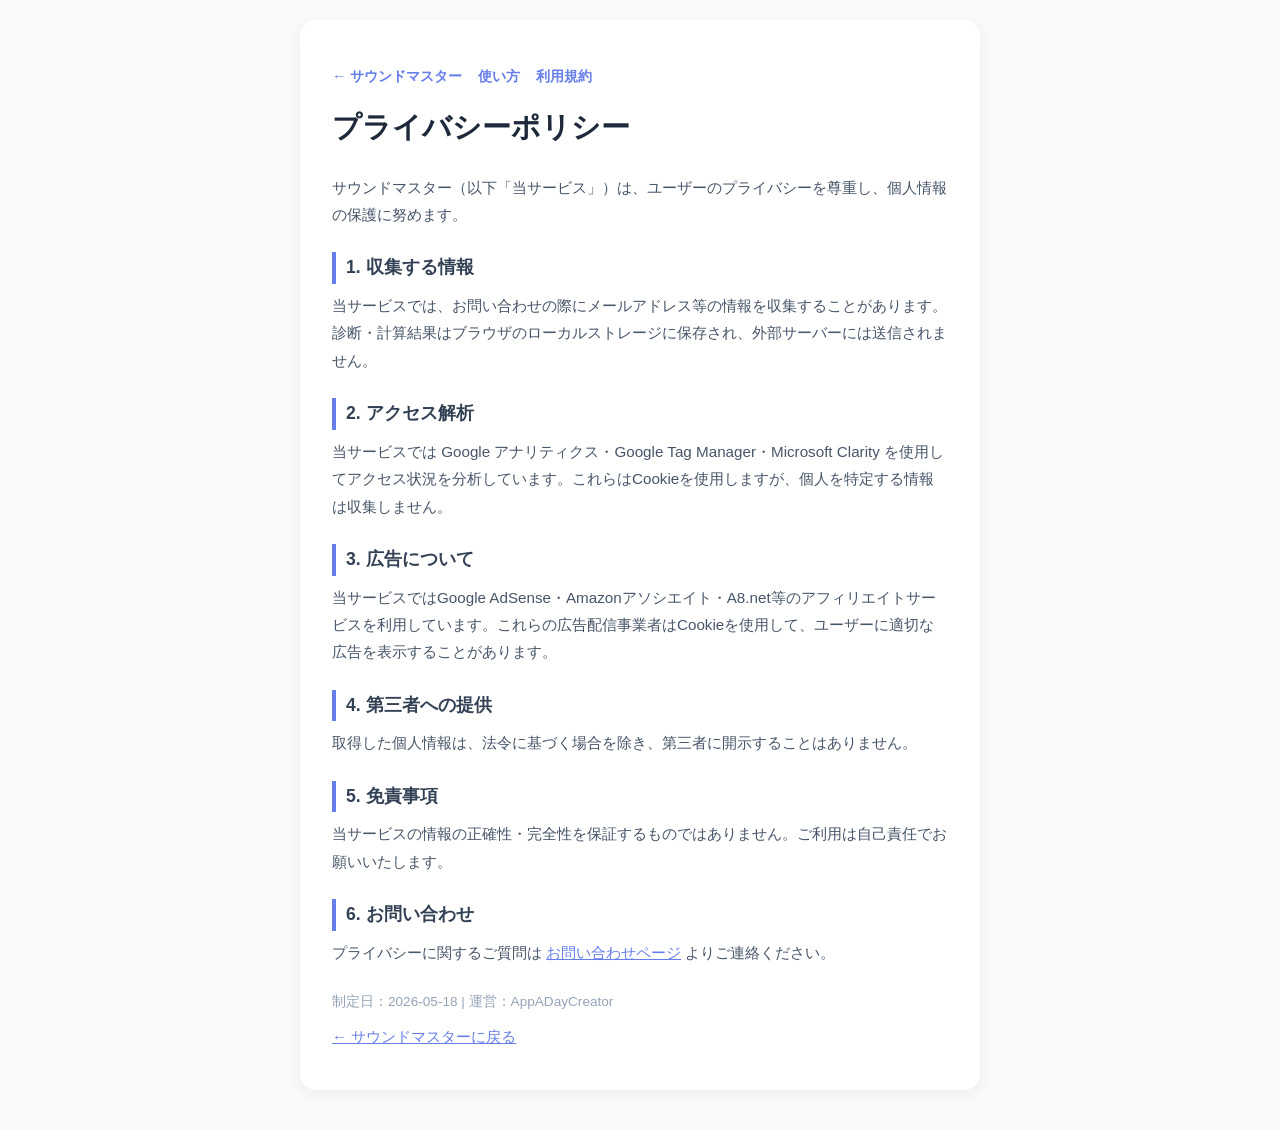
<file: privacy-policy.html>
<!DOCTYPE html>
<html lang="ja">
<head>
    <meta charset="UTF-8">
    <meta name="viewport" content="width=device-width, initial-scale=1.0">
    <title>プライバシーポリシー | サウンドマスター</title>
    <link rel="canonical" href="https://appadaycreator.github.io/sound-master-training/privacy-policy.html">
    <style>
        *{margin:0;padding:0;box-sizing:border-box;}
        body{font-family:-apple-system,BlinkMacSystemFont,'Noto Sans JP',sans-serif;background:#f8fafc;color:#333;line-height:1.8;}
        .container{max-width:720px;margin:0 auto;padding:20px;}
        .card{background:#fff;border-radius:16px;padding:32px;margin-bottom:20px;box-shadow:0 4px 16px rgba(0,0,0,.06);}
        h1{font-size:1.8rem;margin-bottom:20px;color:#1e293b;}
        h2{font-size:1.1rem;margin:24px 0 8px;color:#334155;border-left:4px solid #667eea;padding-left:10px;}
        p,li{font-size:0.95rem;color:#475569;margin-bottom:8px;}
        ul{margin-left:1.2em;}
        a{color:#667eea;}
        .nav{display:flex;gap:16px;flex-wrap:wrap;padding:12px 0;}
        .nav a{color:#667eea;text-decoration:none;font-size:0.9rem;font-weight:600;}
        @media(max-width:600px){.card{padding:20px;}h1{font-size:1.4rem;}}
    </style>
</head>
<body>
<div class="container">
    <div class="card">
        <div class="nav">
            <a href="index.html">← サウンドマスター</a>
            <a href="usage.html">使い方</a>
            <a href="terms.html">利用規約</a>
        </div>
        <h1>プライバシーポリシー</h1>
        <p>サウンドマスター（以下「当サービス」）は、ユーザーのプライバシーを尊重し、個人情報の保護に努めます。</p>

        <h2>1. 収集する情報</h2>
        <p>当サービスでは、お問い合わせの際にメールアドレス等の情報を収集することがあります。診断・計算結果はブラウザのローカルストレージに保存され、外部サーバーには送信されません。</p>

        <h2>2. アクセス解析</h2>
        <p>当サービスでは Google アナリティクス・Google Tag Manager・Microsoft Clarity を使用してアクセス状況を分析しています。これらはCookieを使用しますが、個人を特定する情報は収集しません。</p>

        <h2>3. 広告について</h2>
        <p>当サービスではGoogle AdSense・Amazonアソシエイト・A8.net等のアフィリエイトサービスを利用しています。これらの広告配信事業者はCookieを使用して、ユーザーに適切な広告を表示することがあります。</p>

        <h2>4. 第三者への提供</h2>
        <p>取得した個人情報は、法令に基づく場合を除き、第三者に開示することはありません。</p>

        <h2>5. 免責事項</h2>
        <p>当サービスの情報の正確性・完全性を保証するものではありません。ご利用は自己責任でお願いいたします。</p>

        <h2>6. お問い合わせ</h2>
        <p>プライバシーに関するご質問は <a href="contact.html">お問い合わせページ</a> よりご連絡ください。</p>

        <p style="margin-top:24px;font-size:0.85rem;color:#94a3b8;">制定日：2026-05-18 | 運営：AppADayCreator</p>
        <p style="margin-top:8px;"><a href="index.html">← サウンドマスターに戻る</a></p>
    </div>
</div>
</body>
</html>
</file>
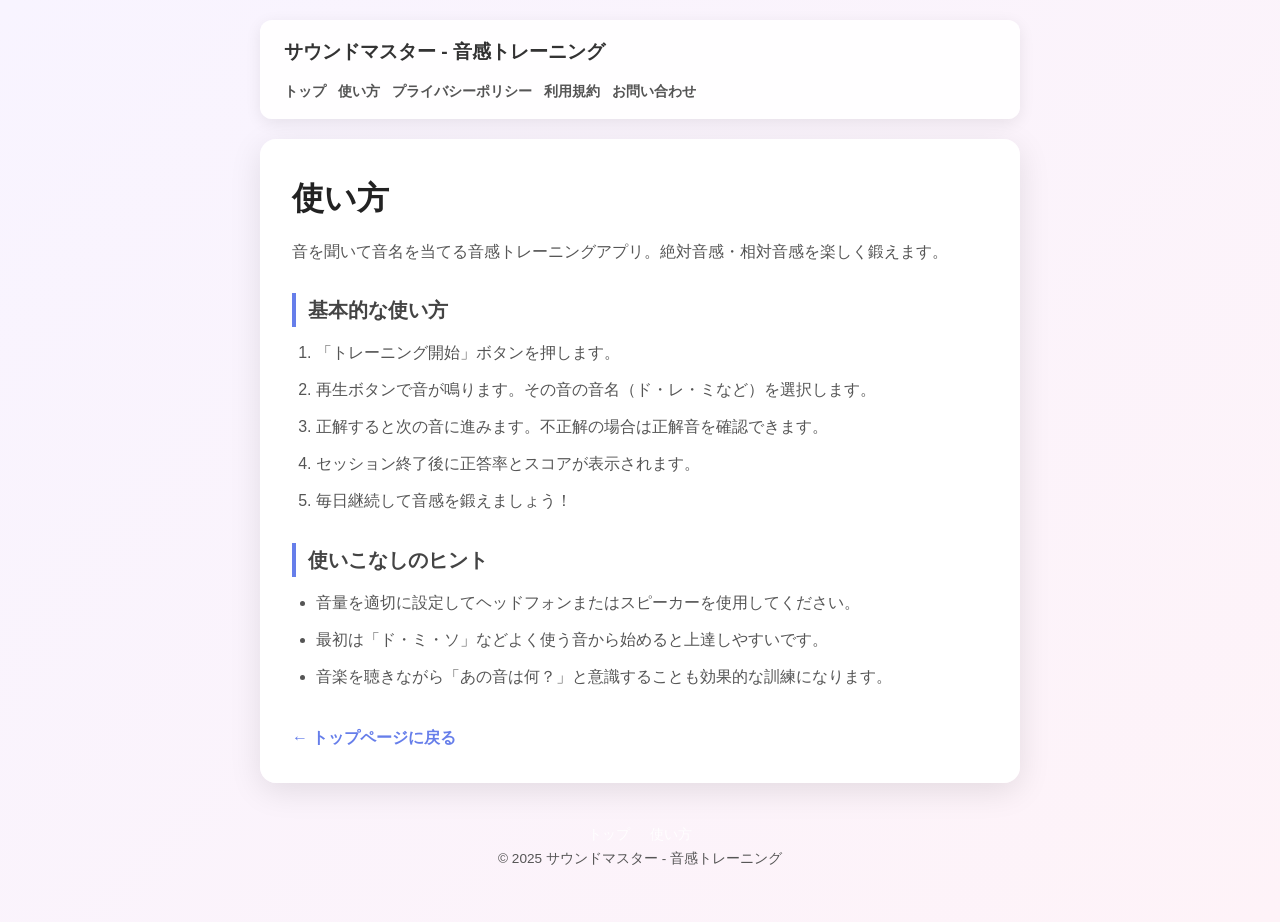
<file: usage.html>
<!DOCTYPE html>
<html lang="ja">
<head>
    <meta charset="UTF-8">
    <meta name="viewport" content="width=device-width, initial-scale=1.0">
    <title>使い方 | サウンドマスター - 音感トレーニング</title>
    <link rel="canonical" href="https://appadaycreator.github.io/sound-master-training/usage.html">
    <meta name="description" content="サウンドマスター - 音感トレーニングの詳しい使い方を解説します。音を聞いて音名を当てる音感トレーニングアプリ。絶対音感・相対音感を楽しく鍛えます。">
    <!-- Google Tag Manager -->
    <script>(function(w,d,s,l,i){w[l]=w[l]||[];w[l].push({'gtm.start':
    new Date().getTime(),event:'gtm.js'});var f=d.getElementsByTagName(s)[0],
    j=d.createElement(s),dl=l!='dataLayer'?'&l='+l:'';j.async=true;j.src=
    'https://www.googletagmanager.com/gtm.js?id='+i+dl;f.parentNode.insertBefore(j,f);
    })(window,document,'script','dataLayer','GTM-TXQGZRF9');</script>
    <!-- End Google Tag Manager -->
    <style>
        * { margin: 0; padding: 0; box-sizing: border-box; }
        body {
            font-family: -apple-system, BlinkMacSystemFont, 'Segoe UI', 'Noto Sans JP', sans-serif;
            background:linear-gradient(135deg,#f8f4ff 0%,#fef3f8 100%);
            min-height: 100vh;
            color: #333;
            line-height: 1.7;
        }
        .container { max-width: 800px; margin: 0 auto; padding: 20px; }
        .card {
            background: rgba(255,255,255,0.97);
            border-radius: 16px;
            padding: 32px;
            margin-bottom: 20px;
            box-shadow: 0 8px 32px rgba(0,0,0,0.1);
        }
        .site-header {
            display: flex;
            align-items: center;
            justify-content: space-between;
            flex-wrap: wrap;
            gap: 10px;
            padding: 16px 24px;
            background: rgba(255,255,255,0.95);
            border-radius: 12px;
            margin-bottom: 20px;
            box-shadow: 0 4px 16px rgba(0,0,0,0.08);
        }
        .logo a { text-decoration: none; color: #333; font-weight: 700; font-size: 1.2rem; }
        .nav-links { display: flex; gap: 12px; flex-wrap: wrap; }
        .nav-links a { text-decoration: none; color: #555; font-size: 0.9rem; font-weight: 600; }
        .nav-links a:hover { color: #333; }
        h1 { font-size: 2rem; margin-bottom: 12px; color: #222; }
        h2 { font-size: 1.25rem; margin: 28px 0 12px; color: #444; border-left: 4px solid #667eea; padding-left: 12px; }
        p { color: #555; margin-bottom: 12px; }
        ol, ul { margin-left: 1.5em; color: #555; }
        li { margin-bottom: 10px; }
        .back-link { display: inline-block; margin-top: 24px; color: #667eea; text-decoration: none; font-weight: 600; }
        .back-link:hover { text-decoration: underline; }
        footer { text-align: center; padding: 20px; color: rgba(255,255,255,0.85); font-size: 0.85rem; }
        footer a { color: rgba(255,255,255,0.9); text-decoration: none; margin: 0 8px; }
    </style>
</head>
<body>
    <!-- Google Tag Manager (noscript) -->
    <noscript><iframe src="https://www.googletagmanager.com/ns.html?id=GTM-TXQGZRF9"
    height="0" width="0" style="display:none;visibility:hidden"></iframe></noscript>
    <!-- End Google Tag Manager (noscript) -->
    <div class="container">
        <header class="site-header">
            <div class="logo"><a href="index.html">サウンドマスター - 音感トレーニング</a></div>
            <nav class="nav-links">
            <a href="index.html">トップ</a>
            <a href="usage.html">使い方</a>
            <a href="privacy.html">プライバシーポリシー</a>
            <a href="terms.html">利用規約</a>
            <a href="contact.html">お問い合わせ</a>
            </nav>
        </header>
        <div class="card">
            <h1>使い方</h1>
            <p>音を聞いて音名を当てる音感トレーニングアプリ。絶対音感・相対音感を楽しく鍛えます。</p>

            <h2>基本的な使い方</h2>
            <ol>
                <li>「トレーニング開始」ボタンを押します。</li>
                <li>再生ボタンで音が鳴ります。その音の音名（ド・レ・ミなど）を選択します。</li>
                <li>正解すると次の音に進みます。不正解の場合は正解音を確認できます。</li>
                <li>セッション終了後に正答率とスコアが表示されます。</li>
                <li>毎日継続して音感を鍛えましょう！</li>
            </ol>

            <h2>使いこなしのヒント</h2>
            <ul>
                <li>音量を適切に設定してヘッドフォンまたはスピーカーを使用してください。</li>
                <li>最初は「ド・ミ・ソ」などよく使う音から始めると上達しやすいです。</li>
                <li>音楽を聴きながら「あの音は何？」と意識することも効果的な訓練になります。</li>
            </ul>

            <a href="index.html" class="back-link">← トップページに戻る</a>
        </div>
        <footer>
            <div>
                <a href="index.html">トップ</a>
                <a href="usage.html">使い方</a>
            </div>
            <p>&copy; 2025 サウンドマスター - 音感トレーニング</p>
        </footer>
    </div>
</body>
</html>
</file>
